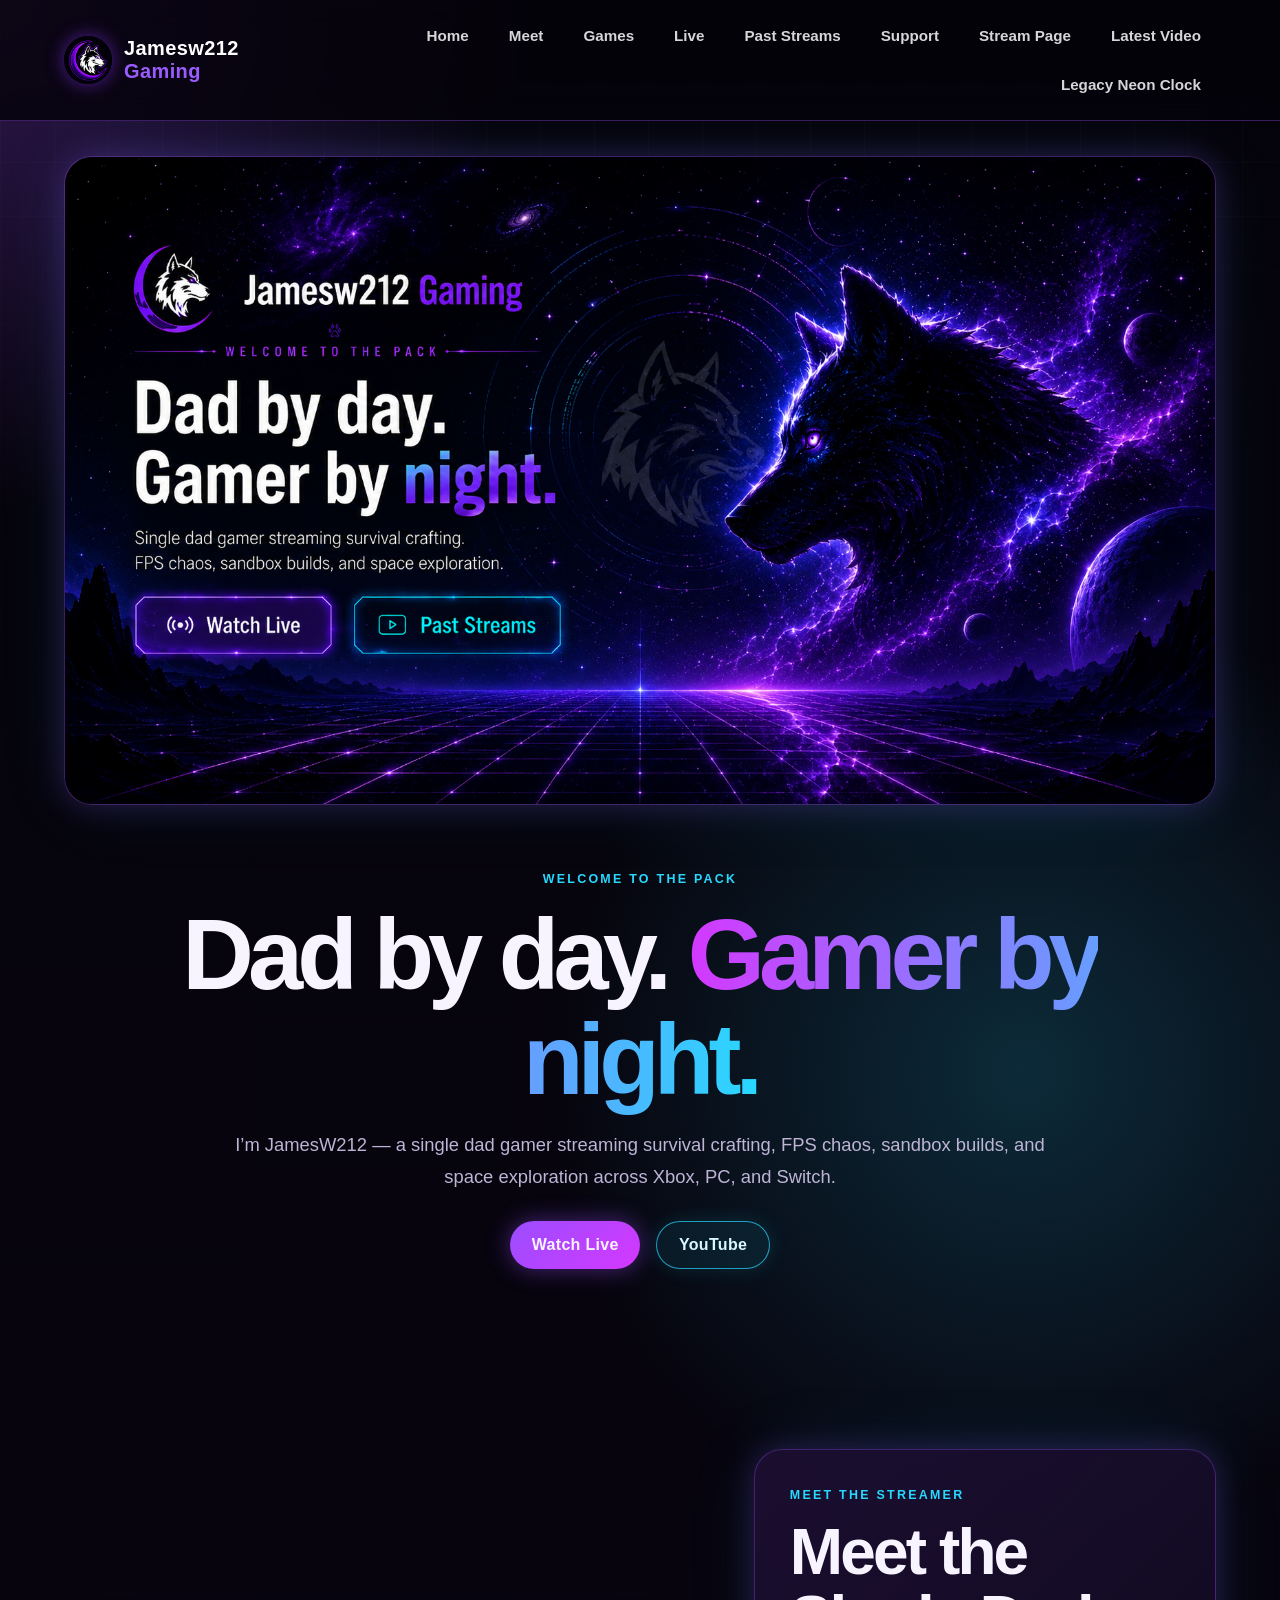
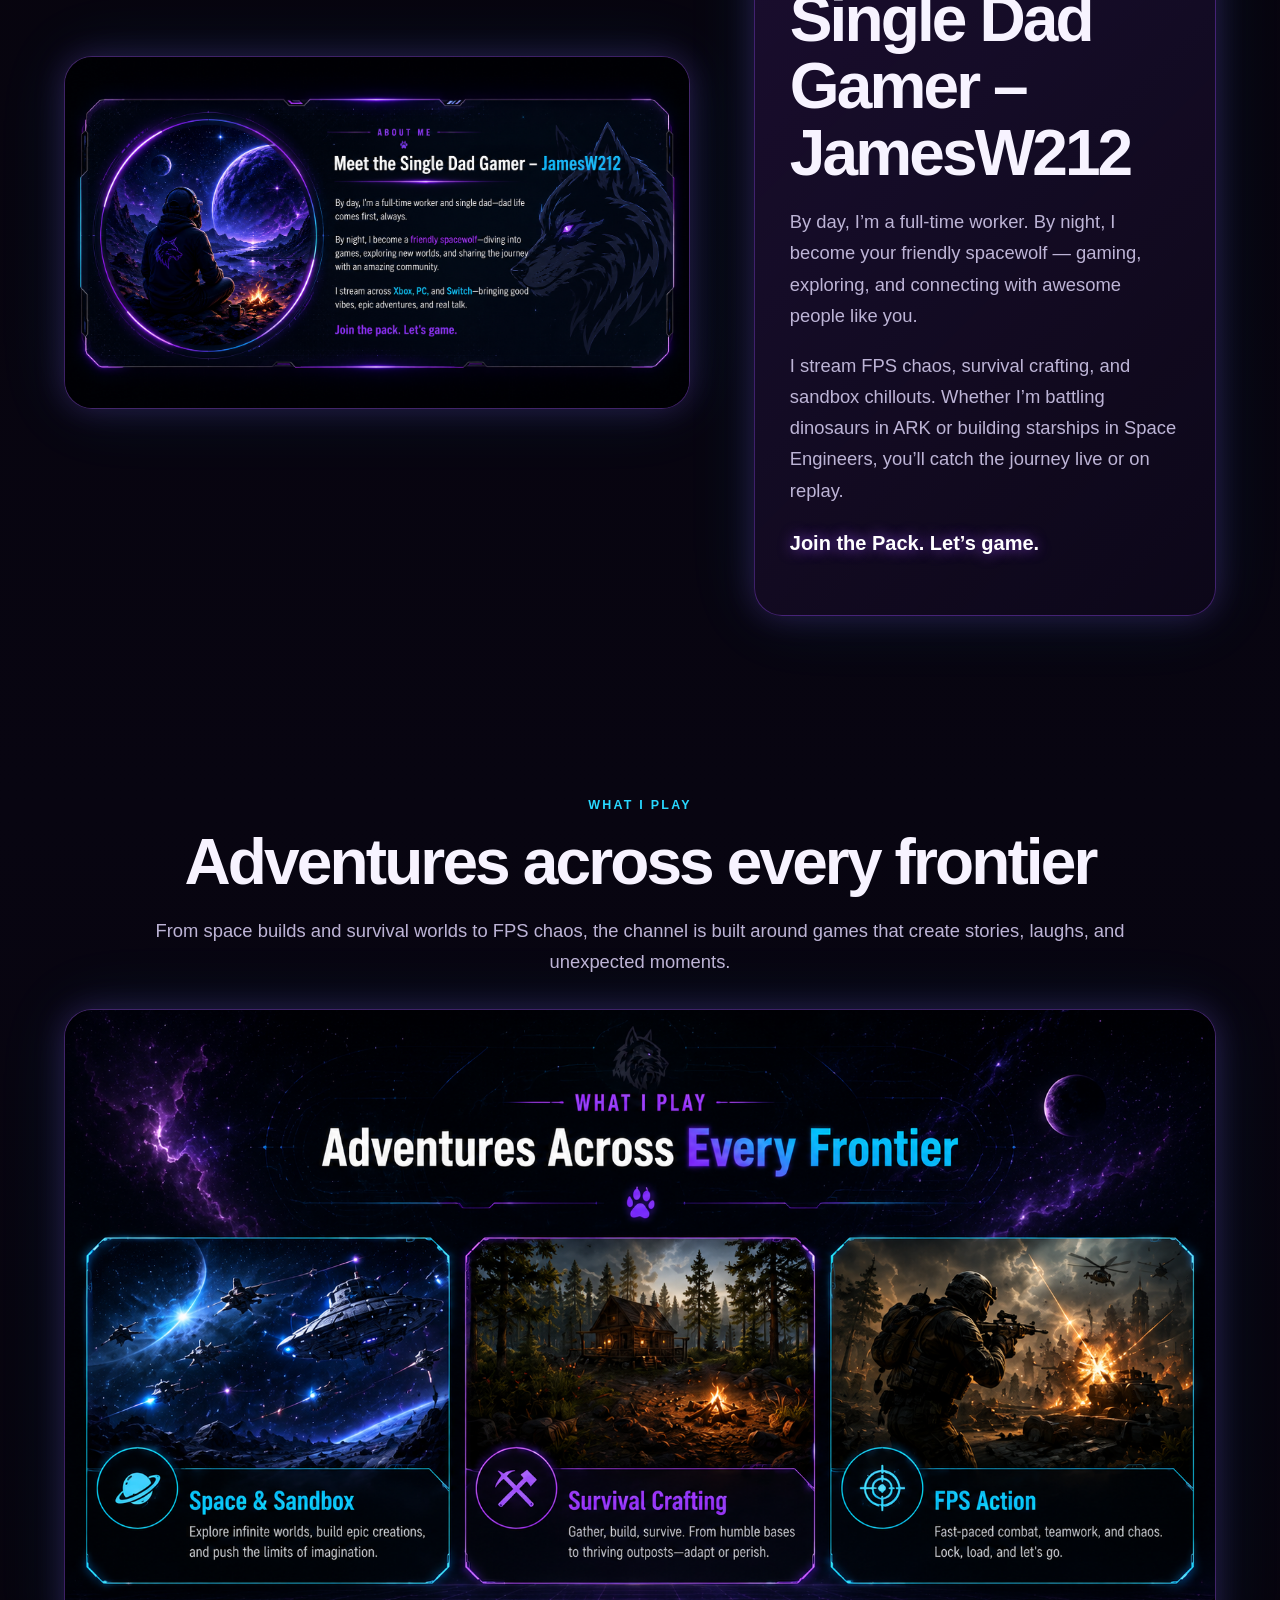
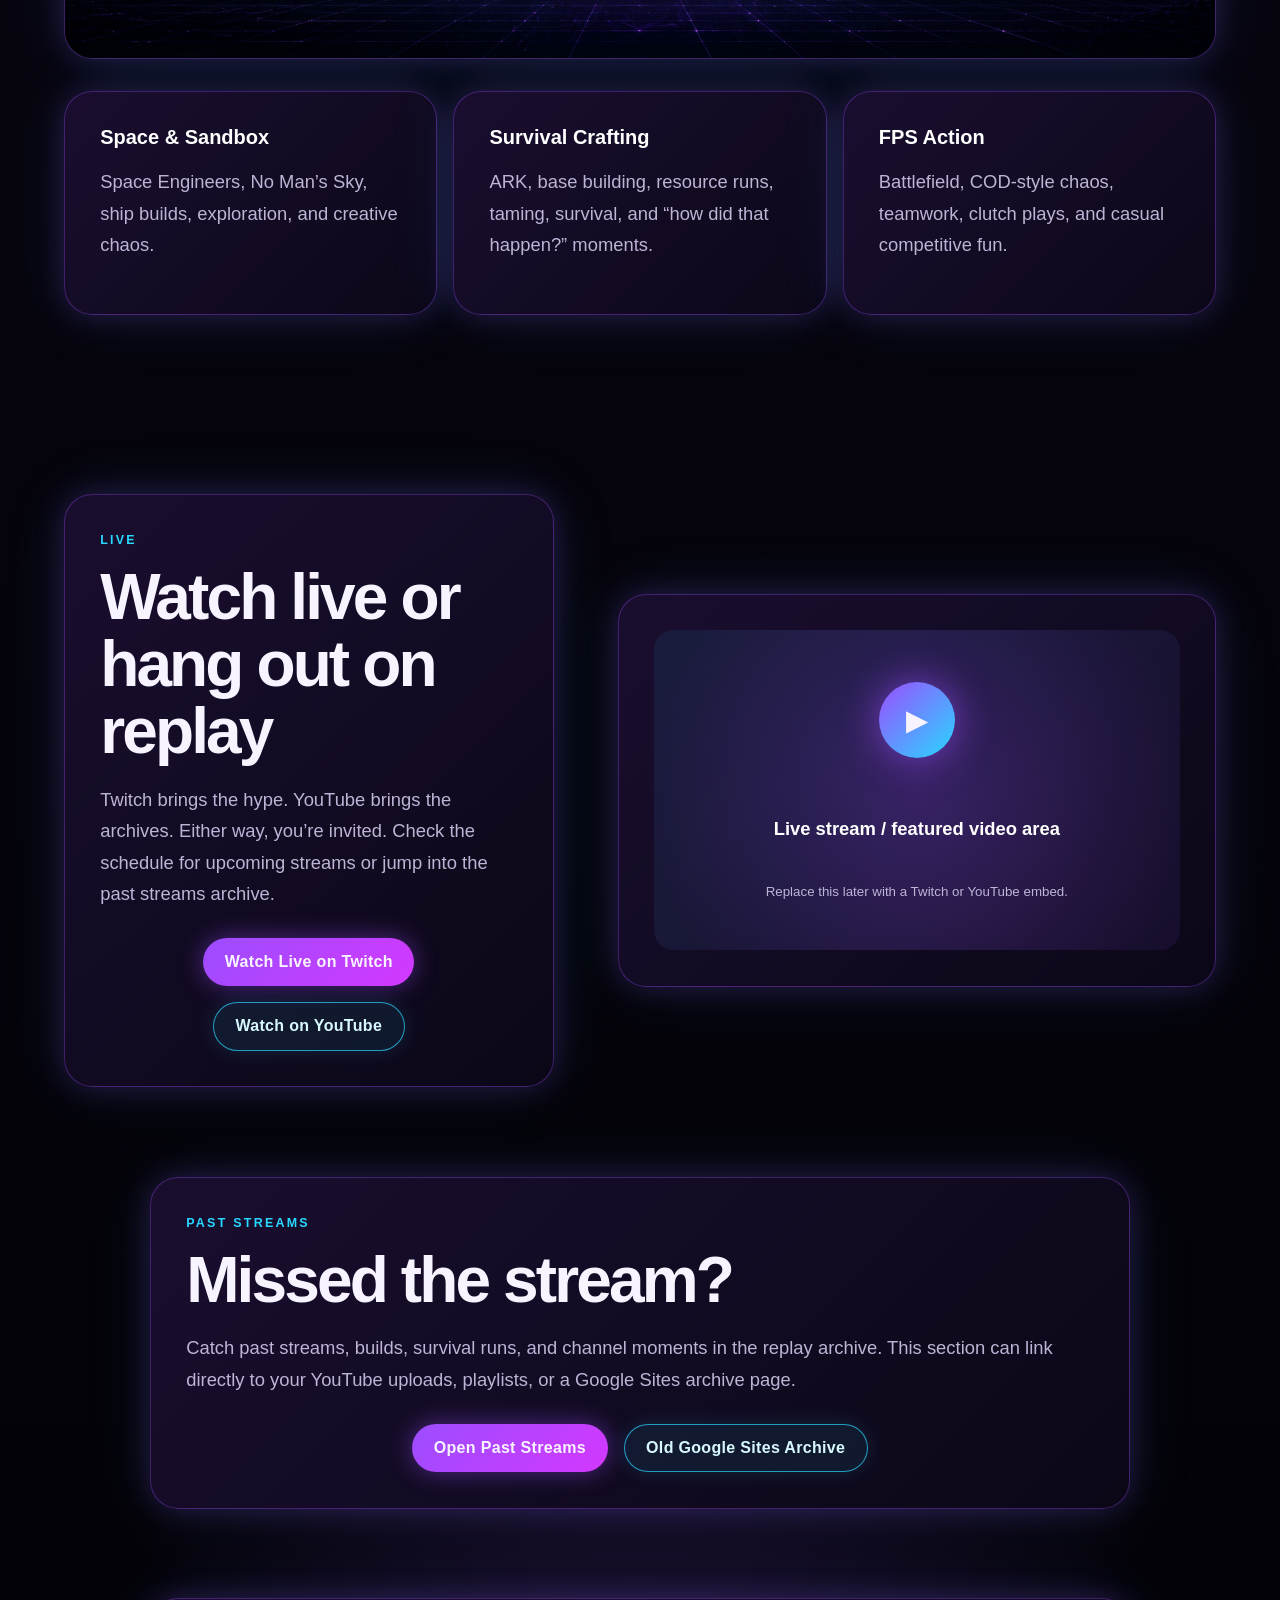
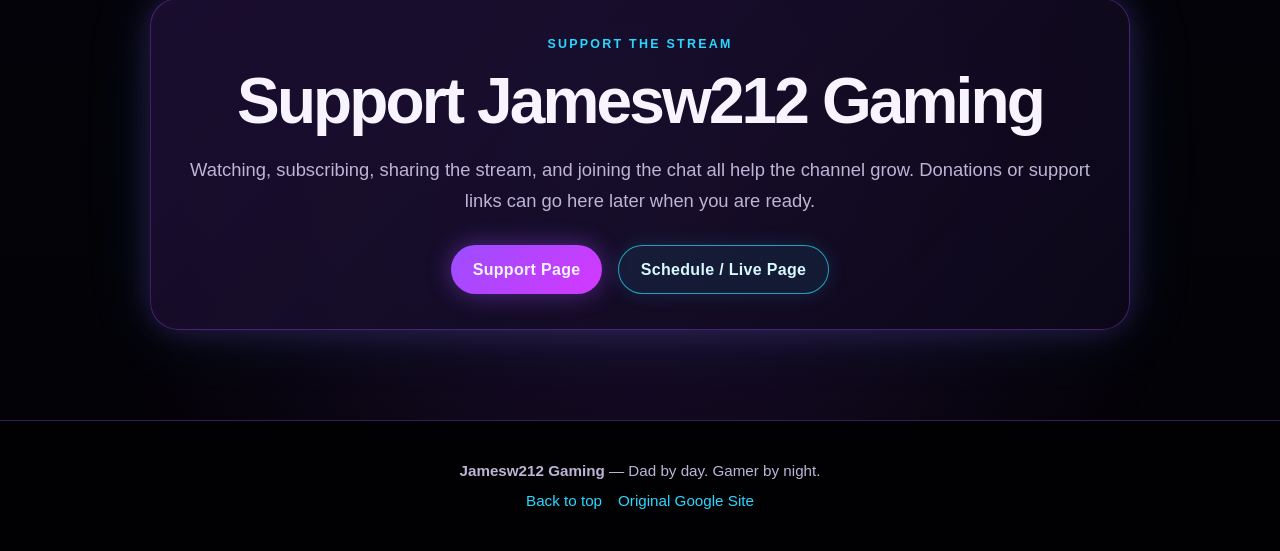
<file: index.html>
<!DOCTYPE html>
<html lang="en">
<head>
  <link rel="icon" type="image/png" href="images/favicon.png">
  <link rel="apple-touch-icon" href="images/favicon.png">
  <meta charset="UTF-8" />
  <meta name="viewport" content="width=device-width, initial-scale=1.0" />
  <title>Jamesw212 Gaming</title>
  <meta name="description" content="Jamesw212 Gaming - Dad by day, gamer by night. Survival crafting, FPS chaos, sandbox builds, and space exploration." />
  <link rel="stylesheet" href="style.css" />
</head>
<body>
  <header class="site-header">
   <a class="brand" href="#home" aria-label="Jamesw212 Gaming home">
  <img class="brand-mark" src="images/favicon.png" alt="Jamesw212 Gaming logo">
  <span class="brand-text">Jamesw212 <strong>Gaming</strong></span>
</a>

    <button class="menu-toggle" aria-label="Open navigation" aria-expanded="false">☰</button>

    <nav class="site-nav" aria-label="Main navigation">
      <a href="#home">Home</a>
      <a href="#meet">Meet</a>
      <a href="#games">Games</a>
      <a href="#live">Live</a>
      <a href="#past-streams">Past Streams</a>
      <a href="#support">Support</a>
      <a href="live.html">Stream Page</a>
      <a href="latest.html">Latest Video</a>
      <a href="https://jamesw212.github.io/neon_clock.html" target="_blank" rel="noopener">Legacy Neon Clock</a>
    </nav>
  </header>

  <main id="home">
    <section class="hero-section section-pad">
      <div class="hero-image-wrap glow-card">
        <img src="images/hero.png" alt="Jamesw212 Gaming spacewolf banner that says Dad by day. Gamer by night." />

        <!-- Clickable areas for the buttons that are baked into the hero image -->
        <a
          class="hero-hotspot hero-hotspot-live"
          href="https://www.twitch.tv/jamesw1212"
          target="_blank"
          rel="noopener"
          aria-label="Watch Jamesw212 live on Twitch"
        ></a>
        <a
          class="hero-hotspot hero-hotspot-past"
          href="https://www.youtube.com/@jamesw212gaming"
          target="_blank"
          rel="noopener"
          aria-label="Watch Jamesw212 past streams on YouTube"
        ></a>
      </div>

      <div class="hero-copy content-width">
        <p class="eyebrow">Welcome to the pack</p>
        <h1>Dad by day. <span>Gamer by night.</span></h1>
        <p>
          I’m JamesW212 — a single dad gamer streaming survival crafting, FPS chaos,
          sandbox builds, and space exploration across Xbox, PC, and Switch.
        </p>
        <div class="button-row">
          <a class="btn btn-primary" href="https://www.twitch.tv/jamesw1212" target="_blank" rel="noopener">Watch Live</a>
          <a class="btn btn-secondary" href="https://www.youtube.com/@jamesw212gaming" target="_blank" rel="noopener">YouTube</a>
        </div>
      </div>
    </section>

    <section id="meet" class="section-pad split-section">
      <div class="section-art glow-card">
        <img src="images/about.png" alt="Futuristic About Me panel for Jamesw212 Gaming" />
      </div>

      <div class="panel">
        <p class="eyebrow">Meet the streamer</p>
        <h2>Meet the Single Dad Gamer – JamesW212</h2>
        <p>
          By day, I’m a full-time worker. By night, I become your friendly spacewolf —
          gaming, exploring, and connecting with awesome people like you.
        </p>
        <p>
          I stream FPS chaos, survival crafting, and sandbox chillouts. Whether I’m
          battling dinosaurs in ARK or building starships in Space Engineers, you’ll
          catch the journey live or on replay.
        </p>
        <p class="callout">Join the Pack. Let’s game.</p>
      </div>
    </section>

    <section id="games" class="section-pad games-section">
      <div class="content-width centered">
        <p class="eyebrow">What I play</p>
        <h2>Adventures across every frontier</h2>
        <p>
          From space builds and survival worlds to FPS chaos, the channel is built around
          games that create stories, laughs, and unexpected moments.
        </p>
      </div>

      <div class="games-art glow-card">
        <img src="images/games.png" alt="What I Play section with Space and Sandbox, Survival Crafting, and FPS Action cards" />
      </div>

      <div class="card-grid">
        <article class="mini-card">
          <h3>Space & Sandbox</h3>
          <p>Space Engineers, No Man’s Sky, ship builds, exploration, and creative chaos.</p>
        </article>
        <article class="mini-card">
          <h3>Survival Crafting</h3>
          <p>ARK, base building, resource runs, taming, survival, and “how did that happen?” moments.</p>
        </article>
        <article class="mini-card">
          <h3>FPS Action</h3>
          <p>Battlefield, COD-style chaos, teamwork, clutch plays, and casual competitive fun.</p>
        </article>
      </div>
    </section>

    <section id="live" class="section-pad split-section reverse">
      <div class="panel large-panel">
        <p class="eyebrow">Live</p>
        <h2>Watch live or hang out on replay</h2>
        <p>
          Twitch brings the hype. YouTube brings the archives. Either way, you’re invited.
          Check the schedule for upcoming streams or jump into the past streams archive.
        </p>
        <div class="button-row">
          <a class="btn btn-primary" href="https://www.twitch.tv/jamesw1212" target="_blank" rel="noopener">Watch Live on Twitch</a>
          <a class="btn btn-secondary" href="https://www.youtube.com/@jamesw212gaming" target="_blank" rel="noopener">Watch on YouTube</a>
        </div>
      </div>

      <div class="embed-card glow-card">
        <div class="fake-video">
          <span class="play-icon">▶</span>
          <p>Live stream / featured video area</p>
          <small>Replace this later with a Twitch or YouTube embed.</small>
        </div>
      </div>
    </section>

    <section id="past-streams" class="section-pad panel content-width">
      <p class="eyebrow">Past streams</p>
      <h2>Missed the stream?</h2>
      <p>
        Catch past streams, builds, survival runs, and channel moments in the replay archive.
        This section can link directly to your YouTube uploads, playlists, or a Google Sites archive page.
      </p>
      <div class="button-row">
        <a class="btn btn-primary" href="https://www.youtube.com/@jamesw212gaming" target="_blank" rel="noopener">Open Past Streams</a>
        <a class="btn btn-secondary" href="https://sites.google.com/view/jamesw212-gaming/watch-past-streams" target="_blank" rel="noopener">Old Google Sites Archive</a>
      </div>
    </section>

    <section id="support" class="section-pad support-section">
      <div class="panel content-width centered">
        <p class="eyebrow">Support the stream</p>
        <h2>Support Jamesw212 Gaming</h2>
        <p>
          Watching, subscribing, sharing the stream, and joining the chat all help the channel grow.
          Donations or support links can go here later when you are ready.
        </p>
        <div class="button-row centered-row">
          <a class="btn btn-primary" href="https://sites.google.com/view/jamesw212-gaming/support-the-stream" target="_blank" rel="noopener">Support Page</a>
          <a class="btn btn-secondary" href="https://sites.google.com/view/jamesw212-gaming/live" target="_blank" rel="noopener">Schedule / Live Page</a>
        </div>
      </div>
    </section>
  </main>

  <footer class="site-footer">
    <p><strong>Jamesw212 Gaming</strong> — Dad by day. Gamer by night.</p>
    <p class="footer-links">
      <a href="#home">Back to top</a>
      <a href="https://sites.google.com/view/jamesw212-gaming/meet-jamesw212" target="_blank" rel="noopener">Original Google Site</a>
    </p>
  </footer>

  <script src="script.js"></script>
</body>
</html>
</file>
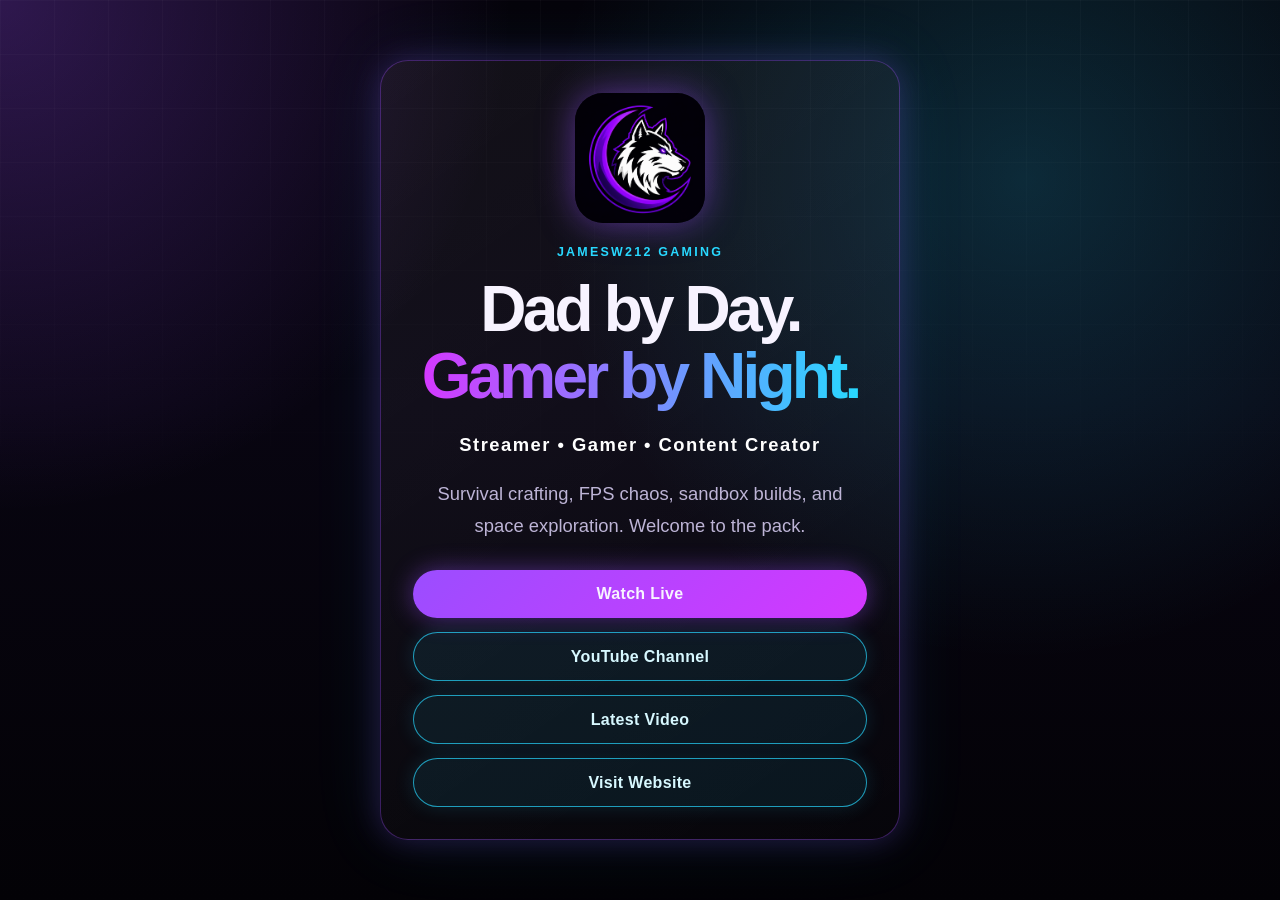
<file: card.html>
<!DOCTYPE html>
<html lang="en">
<head>
  <meta charset="UTF-8" />
  <meta name="viewport" content="width=device-width, initial-scale=1.0" />

  <title>Jamesw212 Gaming Digital Card</title>

  <link rel="icon" type="image/png" href="images/favicon.png" />
  <link rel="apple-touch-icon" href="images/favicon.png" />
  <link rel="stylesheet" href="style.css" />
</head>

<body>
  <main class="digital-card-page">
    <section class="digital-card glow-card">
      <img class="digital-card-logo" src="images/favicon.png" alt="Jamesw212 Gaming logo">

      <p class="eyebrow">Jamesw212 Gaming</p>
      <h1>Dad by Day.<br><span>Gamer by Night.</span></h1>

      <p class="digital-card-subtitle">
        Streamer • Gamer • Content Creator
      </p>

      <p>
        Survival crafting, FPS chaos, sandbox builds, and space exploration.
        Welcome to the pack.
      </p>

      <div class="digital-card-buttons">
        <a class="btn btn-primary" href="https://www.twitch.tv/jamesw1212" target="_blank" rel="noopener">
          Watch Live
        </a>

        <a class="btn btn-secondary" href="https://youtube.com/@jamesw212gaming" target="_blank" rel="noopener">
          YouTube Channel
        </a>

        <a class="btn btn-secondary" href="latest.html">
          Latest Video
        </a>

        <a class="btn btn-secondary" href="index.html">
          Visit Website
        </a>
      </div>
    </section>
  </main>
</body>
</html>
</file>
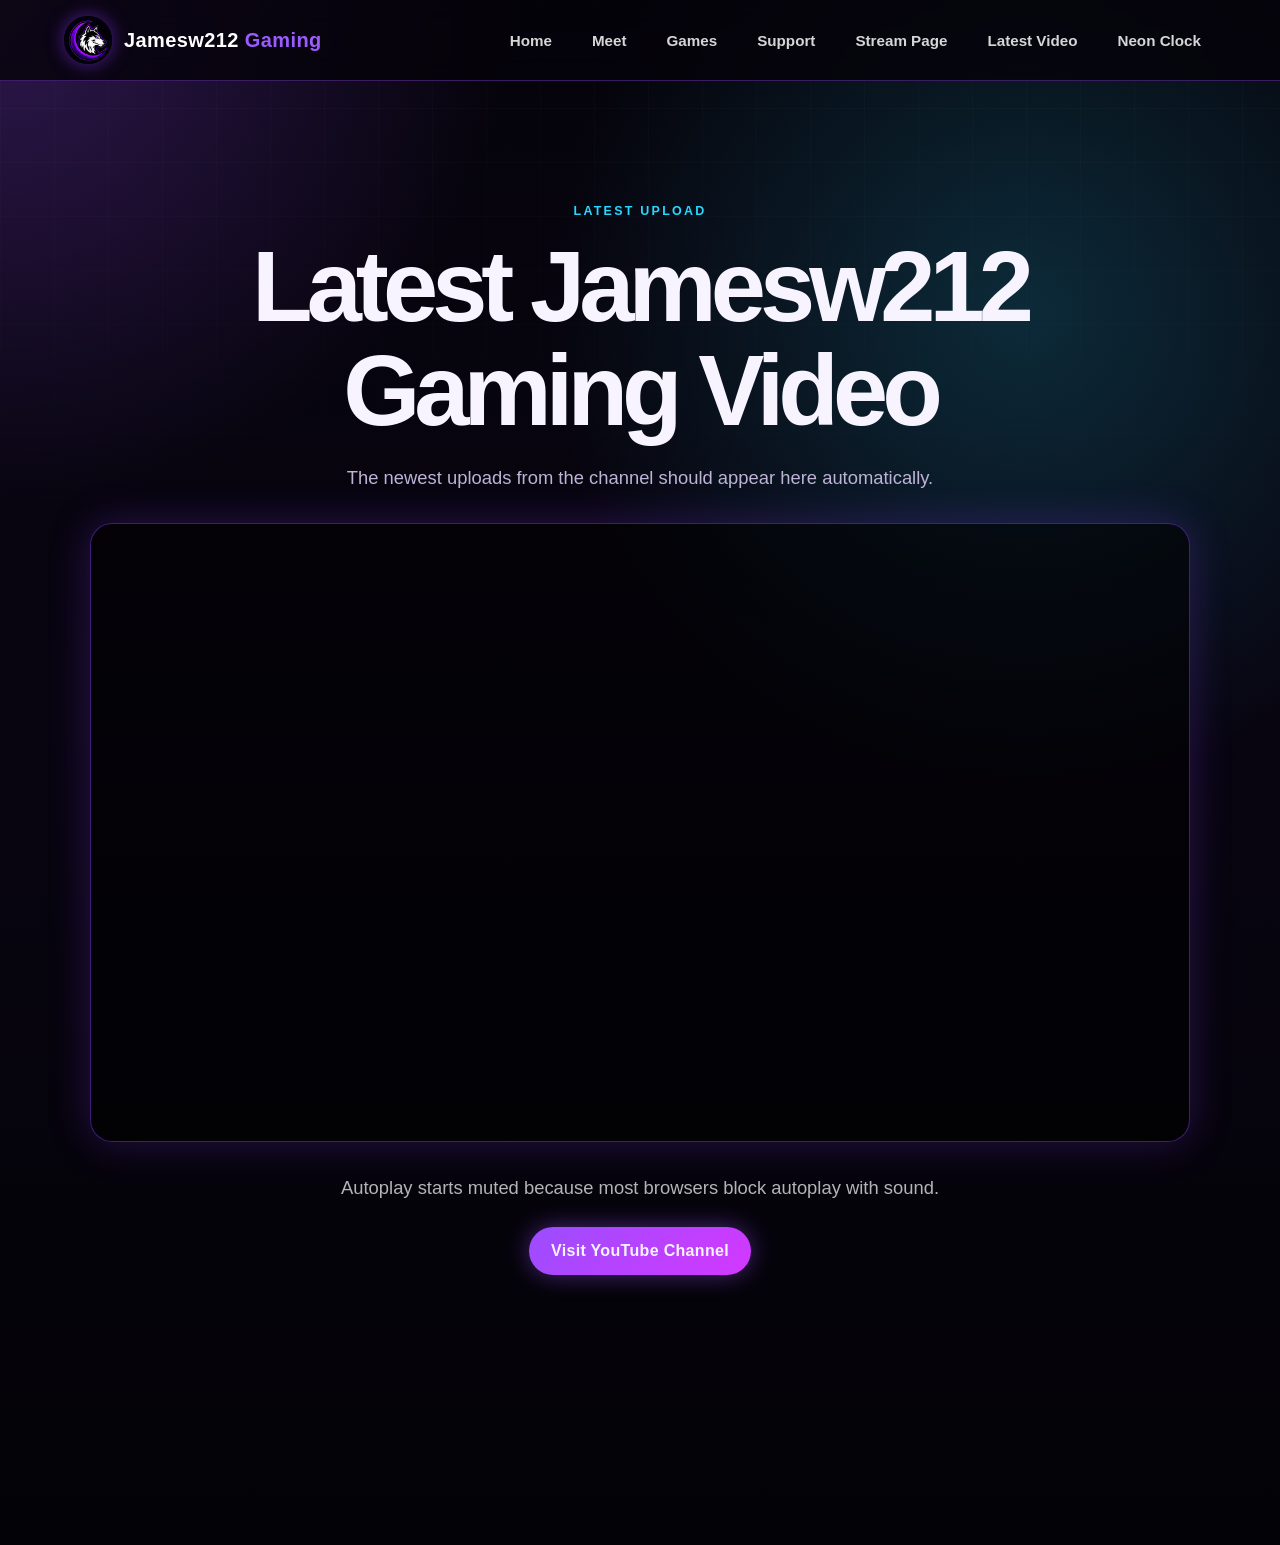
<file: latest.html>
<!DOCTYPE html>
<html lang="en">
<head>
  <meta charset="UTF-8" />
  <meta name="viewport" content="width=device-width, initial-scale=1.0" />

  <title>Latest Video | Jamesw212 Gaming</title>

  <link rel="icon" type="image/png" href="images/favicon.png" />
  <link rel="apple-touch-icon" href="images/favicon.png" />
  <link rel="stylesheet" href="style.css" />
</head>

<body>
  <header class="site-header">
  <a class="brand" href="index.html#home" aria-label="Jamesw212 Gaming home">
    <img class="brand-mark" src="images/favicon.png" alt="Jamesw212 Gaming logo">
    <span class="brand-text">Jamesw212 <strong>Gaming</strong></span>
  </a>

  <nav class="nav-links">
    <a href="index.html#home">Home</a>
    <a href="index.html#meet">Meet</a>
    <a href="index.html#games">Games</a>
    <a href="index.html#support">Support</a>
    <a href="live.html">Stream Page</a>
    <a href="latest.html">Latest Video</a>
    <a href="https://jamesw212.github.io/neon_clock.html" target="_blank" rel="noopener">Neon Clock</a>
  </nav>
</header>

  <main class="page-main">
    <section class="section">
      <div class="section-heading centered-heading">
        <p class="eyebrow">Latest Upload</p>
        <h1>Latest Jamesw212 Gaming Video</h1>
        <p>The newest uploads from the channel should appear here automatically.</p>
      </div>

      <div class="video-frame glow-card">
        <iframe
          src="https://www.youtube.com/embed/videoseries?list=UUdJIZgpT6ZMUjU2GsbmGRuw&autoplay=1&mute=1"
          title="Latest Jamesw212 Gaming upload"
          allow="autoplay; encrypted-media; picture-in-picture"
          allowfullscreen>
        </iframe>
      </div>

      <p class="center-note">
        Autoplay starts muted because most browsers block autoplay with sound.
      </p>

      <div class="section-actions">
        <a class="btn btn-primary" href="https://youtube.com/@jamesw212gaming" target="_blank" rel="noopener">
          Visit YouTube Channel
        </a>
      </div>
    </section>
  </main>

  <script src="script.js"></script>
</body>
</html>
</file>
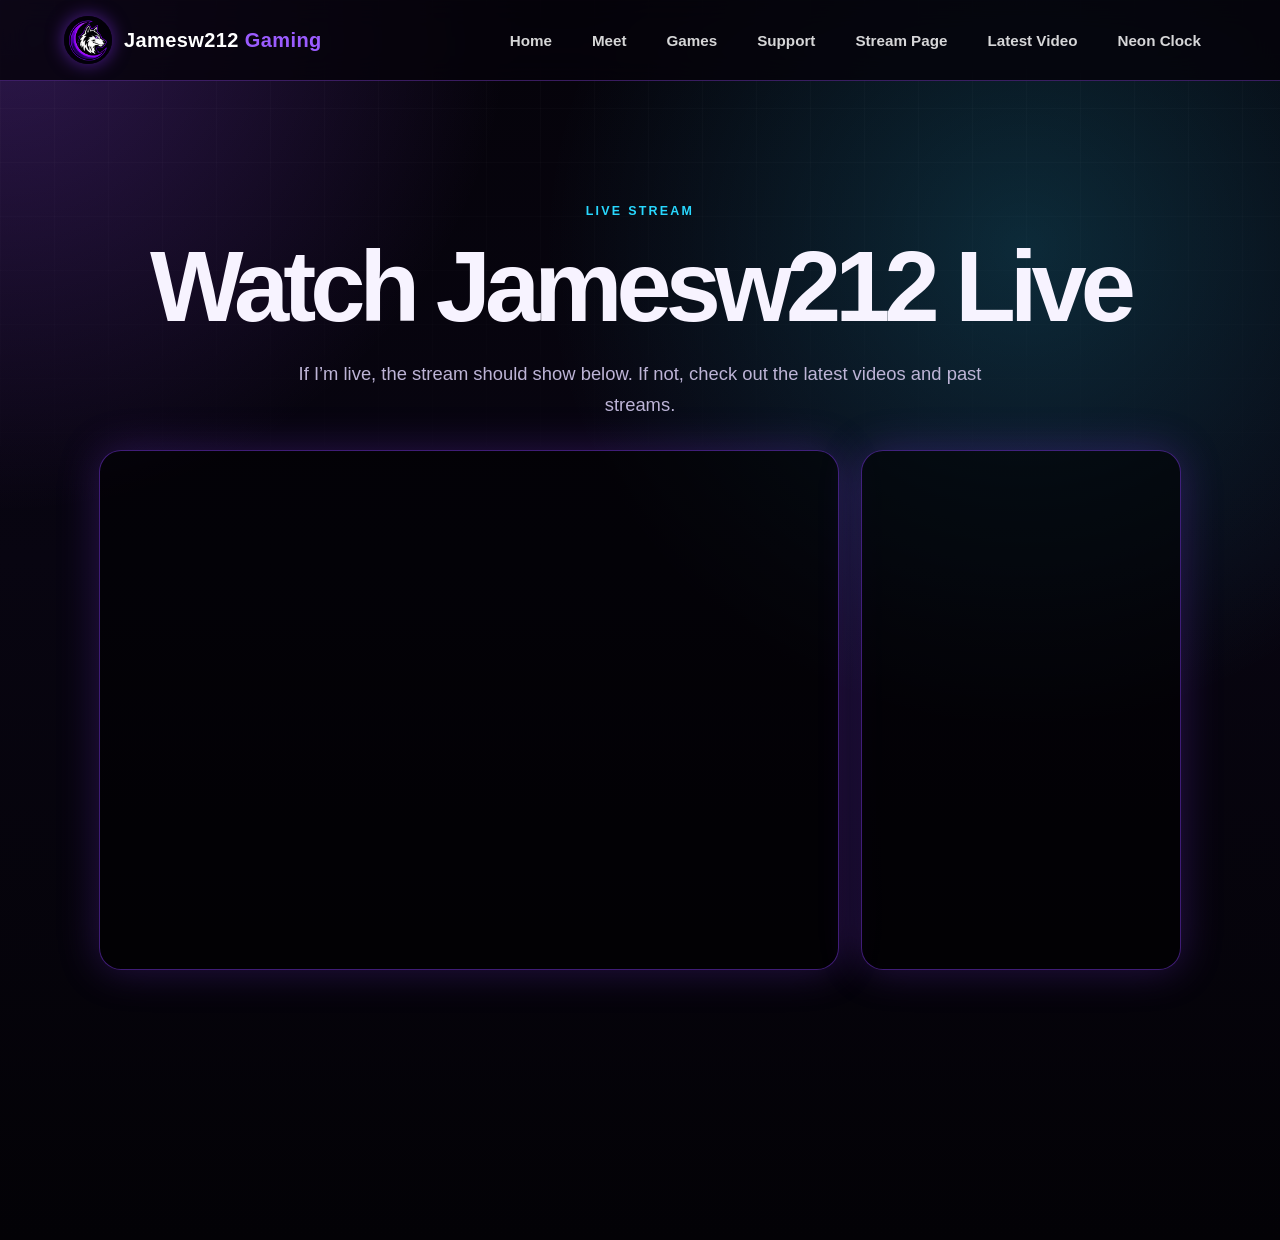
<file: live.html>
<!DOCTYPE html>
<html lang="en">
<head>
  <meta charset="UTF-8" />
  <meta name="viewport" content="width=device-width, initial-scale=1.0" />

  <title>Live Stream | Jamesw212 Gaming</title>

  <link rel="icon" type="image/png" href="images/favicon.png" />
  <link rel="apple-touch-icon" href="images/favicon.png" />
  <link rel="stylesheet" href="style.css" />
</head>

<body>
  <header class="site-header">
  <a class="brand" href="index.html#home" aria-label="Jamesw212 Gaming home">
    <img class="brand-mark" src="images/favicon.png" alt="Jamesw212 Gaming logo">
    <span class="brand-text">Jamesw212 <strong>Gaming</strong></span>
  </a>

  <nav class="nav-links">
    <a href="index.html#home">Home</a>
    <a href="index.html#meet">Meet</a>
    <a href="index.html#games">Games</a>
    <a href="index.html#support">Support</a>
    <a href="live.html">Stream Page</a>
    <a href="latest.html">Latest Video</a>
    <a href="https://jamesw212.github.io/neon_clock.html" target="_blank" rel="noopener">Neon Clock</a>
  </nav>
</header>

  <main class="page-main">
    <section class="section">
      <div class="section-heading centered-heading">
        <p class="eyebrow">Live Stream</p>
        <h1>Watch Jamesw212 Live</h1>
        <p>If I’m live, the stream should show below. If not, check out the latest videos and past streams.</p>
      </div>

 <div class="live-layout">
  <div class="video-frame glow-card live-video">
    <iframe
      src="https://player.twitch.tv/?channel=jamesw1212&parent=jamesw212.github.io"
      title="Jamesw212 Twitch live stream"
      allowfullscreen>
    </iframe>
  </div>

  <div class="video-frame glow-card live-chat">
    <iframe
      src="https://www.twitch.tv/embed/jamesw1212/chat?parent=jamesw212.github.io"
      title="Jamesw212 Twitch chat">
    </iframe>
  </div>
</div>
    </section>
  </main>

  <script src="script.js"></script>
</body>
</html>
</file>
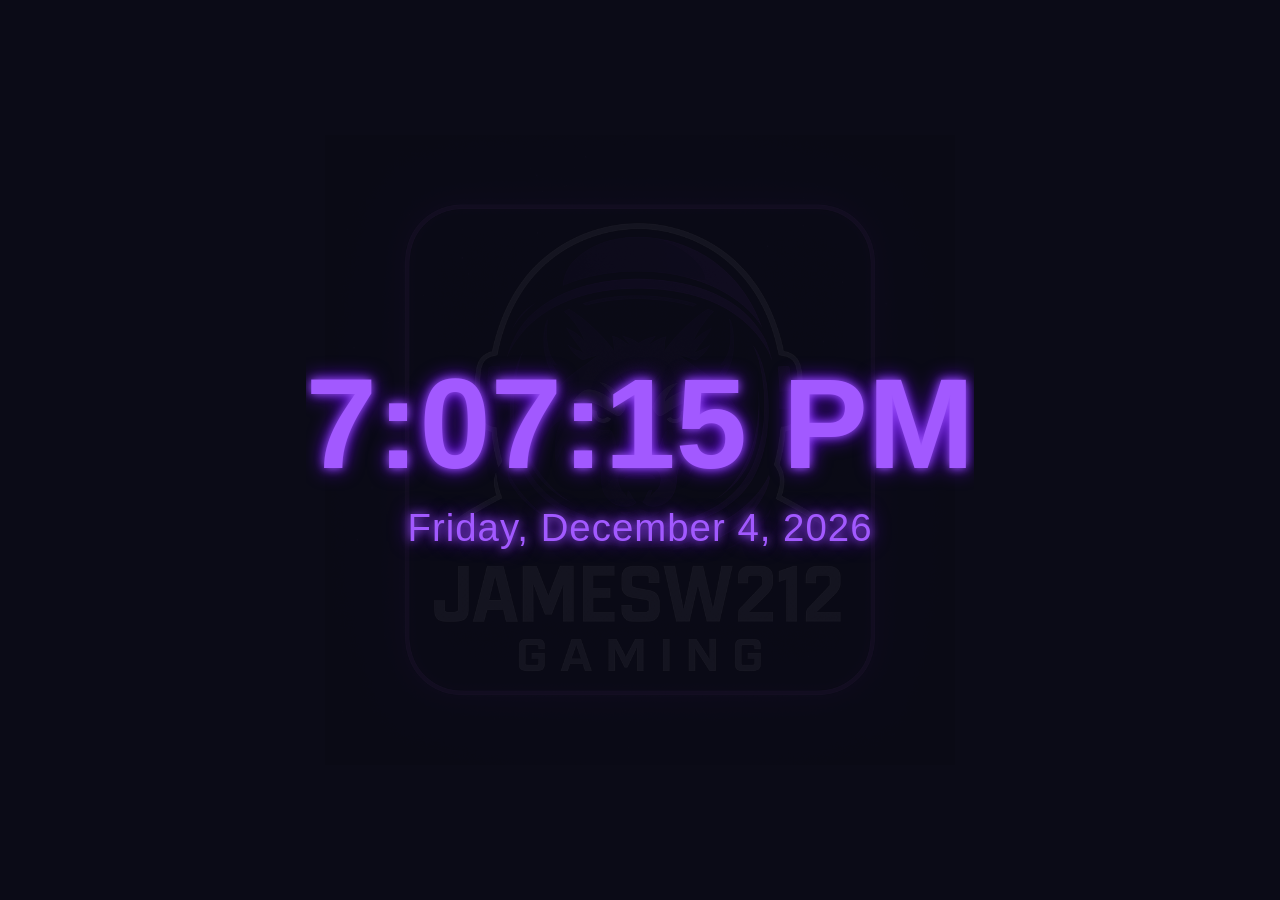
<file: neon_clock.html>
<!DOCTYPE html>
<html lang="en">
<head>
  <meta charset="UTF-8">
  <title>Neon Clock - Jamesw212 Gaming</title>
  <style>
    html, body {
      margin: 0;
      padding: 0;
      height: 100%;
      background-color: #0b0b17;
      font-family: 'Segoe UI', Tahoma, Geneva, Verdana, sans-serif;
      overflow: hidden;
      display: flex;
      flex-direction: column;
      justify-content: center;
      align-items: center;
    }

    body::before {
      content: "";
      position: absolute;
      top: 50%;
      left: 50%;
      width: 70%;
      height: 70%;
      background-image: url('logo.png');
      background-size: contain;
      background-repeat: no-repeat;
      background-position: center;
      opacity: 0.05;
      transform: translate(-50%, -50%);
      z-index: 0;
    }

    #clock, #date {
      position: relative;
      z-index: 1;
      color: #a259ff;
      text-shadow: 0 0 10px #a259ff, 0 0 20px #6a00ff;
      text-align: center;
    }

    #clock {
      font-size: 10vw;
      font-weight: bold;
      margin-bottom: 1vh;
    }

    #date {
      font-size: 3vw;
      letter-spacing: 1px;
    }

    @keyframes glow {
      from {
        text-shadow: 0 0 10px #a259ff, 0 0 20px #6a00ff;
      }
      to {
        text-shadow: 0 0 20px #a259ff, 0 0 40px #6a00ff;
      }
    }
  </style>
</head>
<body>
  <div id="clock">00:00:00</div>
  <div id="date">Loading date...</div>

  <script>
    function updateClock() {
      const now = new Date();
      const time = now.toLocaleTimeString();
      const date = now.toLocaleDateString(undefined, {
        weekday: 'long',
        year: 'numeric',
        month: 'long',
        day: 'numeric'
      });

      document.getElementById('clock').textContent = time;
      document.getElementById('date').textContent = date;
    }

    setInterval(updateClock, 1000);
    updateClock();

    // Wake Lock Script
    let wakeLock = null;
    async function requestWakeLock() {
      try {
        wakeLock = await navigator.wakeLock.request('screen');
        console.log('Wake Lock is active');
        wakeLock.addEventListener('release', () => {
          console.log('Wake Lock was released');
        });
      } catch (err) {
        console.error(`${err.name}, ${err.message}`);
      }
    }

    document.addEventListener('visibilitychange', () => {
      if (wakeLock !== null && document.visibilityState === 'visible') {
        requestWakeLock();
      }
    });

    requestWakeLock();
  </script>
</body>
</html>
</file>
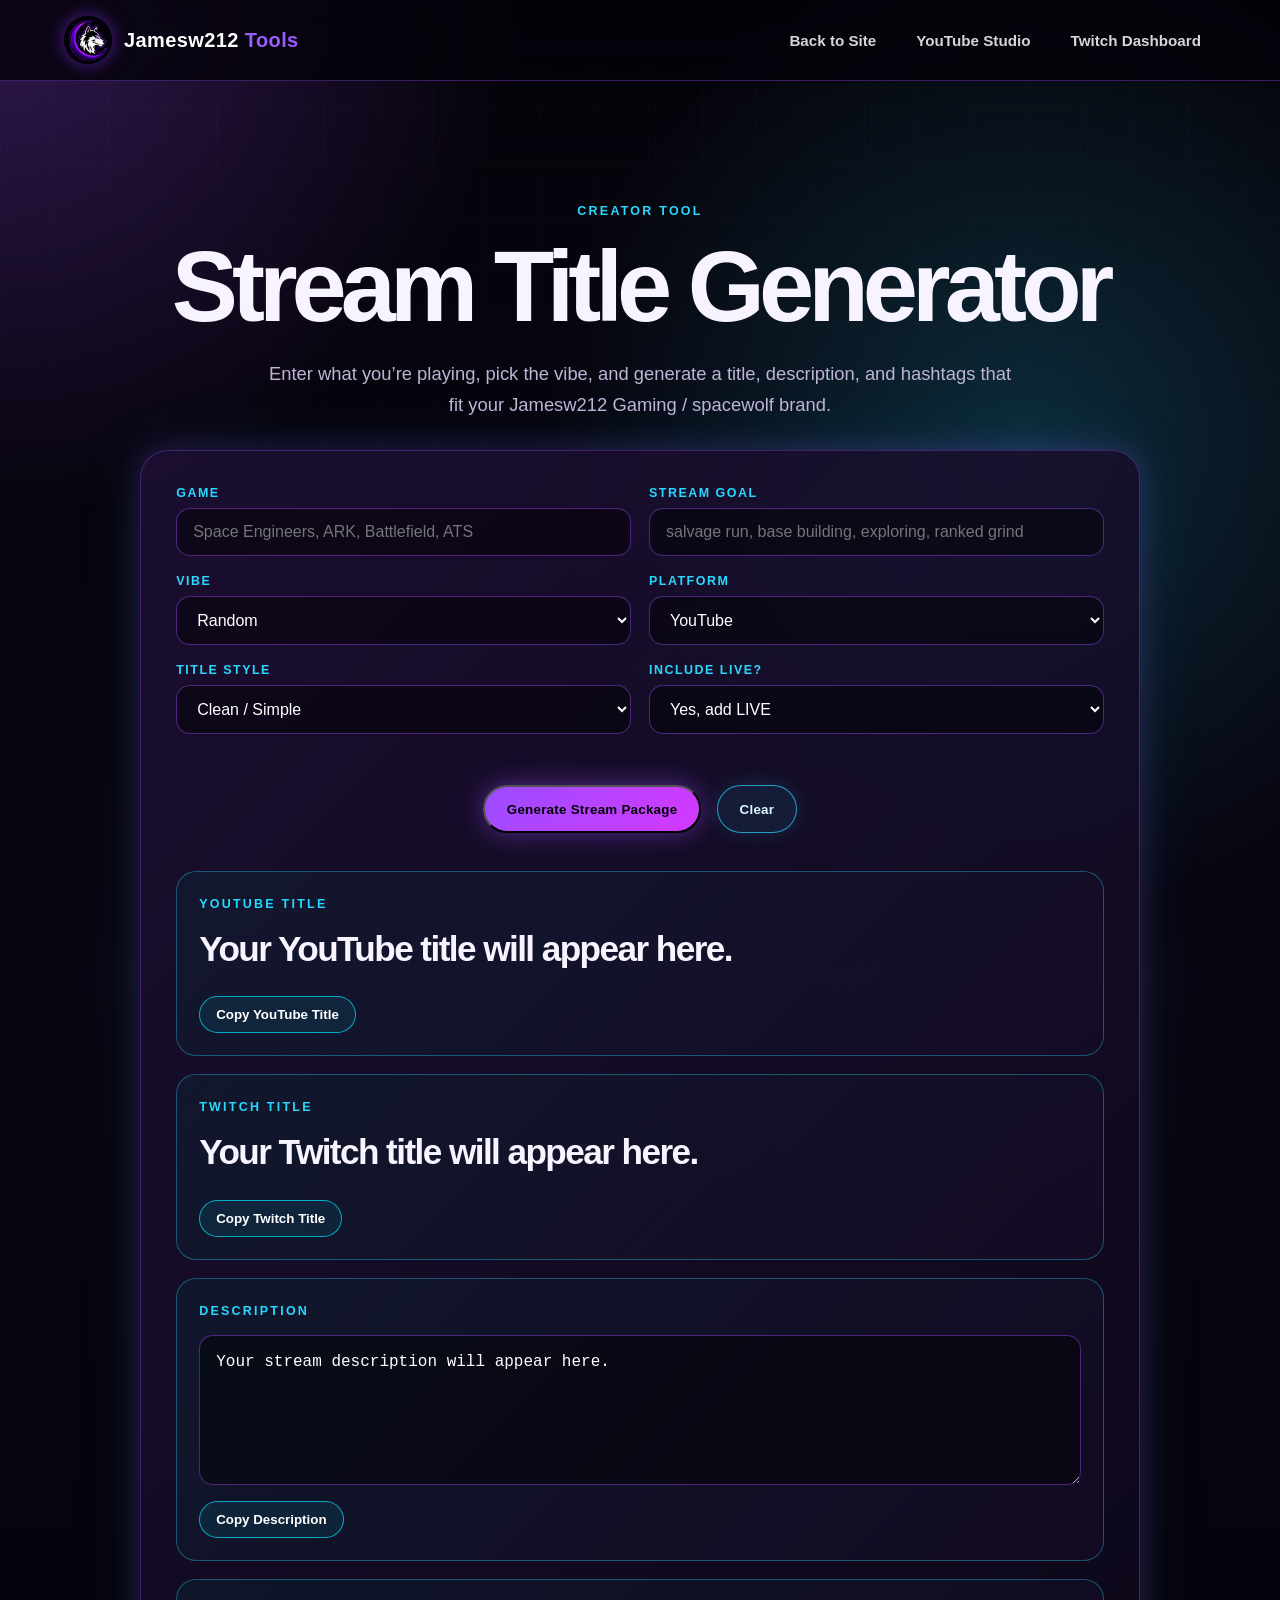
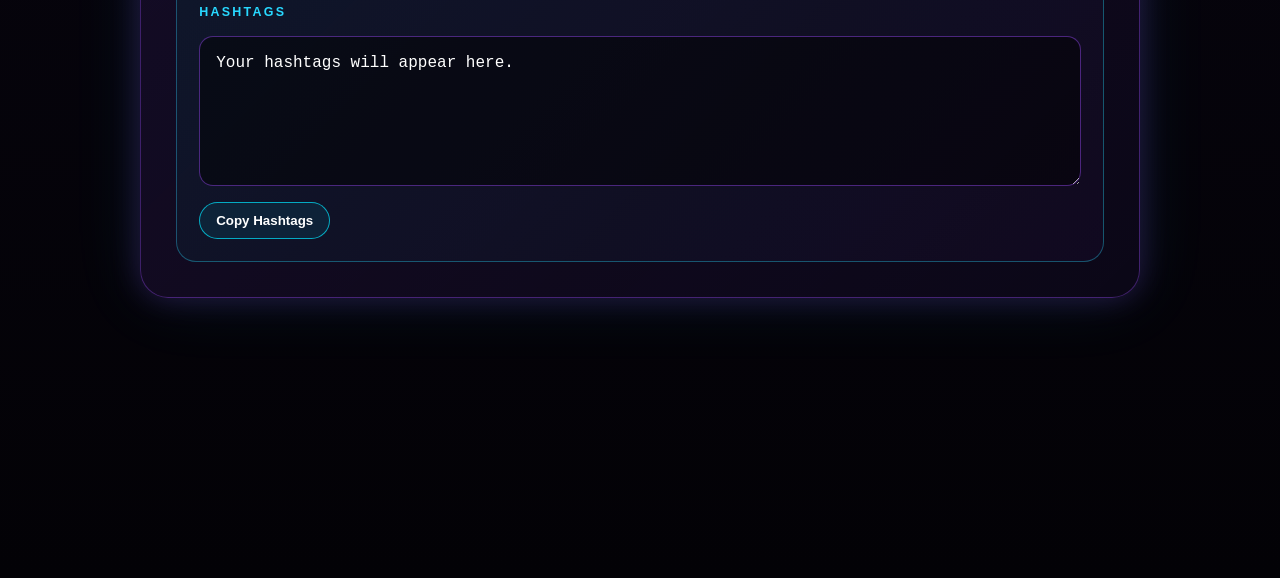
<file: titles.html>
<!DOCTYPE html>
<html lang="en">
<head>
  <meta charset="UTF-8" />
  <meta name="viewport" content="width=device-width, initial-scale=1.0" />

  <title>Stream Title Generator | Jamesw212 Tools</title>

  <link rel="icon" type="image/png" href="/images/favicon.png" />
  <link rel="apple-touch-icon" href="/images/favicon.png" />
  <link rel="stylesheet" href="/style.css" />
</head>

<body>
  <header class="site-header">
    <a class="brand" href="/index.html#home" aria-label="Jamesw212 Gaming home">
      <img class="brand-mark" src="/images/favicon.png" alt="Jamesw212 Gaming logo">
      <span class="brand-text">Jamesw212 <strong>Tools</strong></span>
    </a>

    <nav class="site-nav">
      <a href="/index.html">Back to Site</a>
      <a href="https://studio.youtube.com/" target="_blank" rel="noopener">YouTube Studio</a>
      <a href="https://dashboard.twitch.tv/" target="_blank" rel="noopener">Twitch Dashboard</a>
    </nav>
  </header>

  <main class="page-main">
    <section class="section">
      <div class="section-heading centered-heading">
        <p class="eyebrow">Creator Tool</p>
        <h1>Stream Title Generator</h1>
        <p>Enter what you’re playing, pick the vibe, and generate a title, description, and hashtags that fit your Jamesw212 Gaming / spacewolf brand.</p>
      </div>

      <div class="panel title-tool">
        <div class="tool-grid">
          <div>
            <label for="gameInput">Game</label>
            <input id="gameInput" type="text" placeholder="Space Engineers, ARK, Battlefield, ATS">
          </div>

          <div>
            <label for="goalInput">Stream Goal</label>
            <input id="goalInput" type="text" placeholder="salvage run, base building, exploring, ranked grind">
          </div>

          <div>
            <label for="vibeSelect">Vibe</label>
            <select id="vibeSelect">
              <option value="random">Random</option>
              <option value="chill">Chill</option>
              <option value="chaos">Chaos</option>
              <option value="survival">Survival</option>
              <option value="spacewolf">Spacewolf</option>
              <option value="dad">Dad Gamer</option>
              <option value="grind">Grinding / Progress</option>
            </select>
          </div>

          <div>
            <label for="platformSelect">Platform</label>
            <select id="platformSelect">
              <option value="youtube">YouTube</option>
              <option value="twitch">Twitch</option>
              <option value="both">Both</option>
            </select>
          </div>

          <div>
            <label for="toneSelect">Title Style</label>
            <select id="toneSelect">
              <option value="clean">Clean / Simple</option>
              <option value="hype">More Hype</option>
              <option value="funny">Funny / Chaos</option>
              <option value="cinematic">Cinematic</option>
            </select>
          </div>

          <div>
            <label for="liveSelect">Include Live?</label>
            <select id="liveSelect">
              <option value="yes">Yes, add LIVE</option>
              <option value="no">No</option>
            </select>
          </div>
        </div>

        <div class="button-row centered-row">
          <button class="btn btn-primary" type="button" onclick="generateStreamPackage()">
            Generate Stream Package
          </button>

          <button class="btn btn-secondary" type="button" onclick="clearStreamTool()">
            Clear
          </button>
        </div>

        <div class="generated-output">
          <div class="generated-block">
            <p class="eyebrow">YouTube Title</p>
            <h2 id="youtubeTitle">Your YouTube title will appear here.</h2>
            <button class="copy-btn" type="button" onclick="copyTextFromElement('youtubeTitle')">Copy YouTube Title</button>
          </div>

          <div class="generated-block">
            <p class="eyebrow">Twitch Title</p>
            <h2 id="twitchTitle">Your Twitch title will appear here.</h2>
            <button class="copy-btn" type="button" onclick="copyTextFromElement('twitchTitle')">Copy Twitch Title</button>
          </div>

          <div class="generated-block">
            <p class="eyebrow">Description</p>
            <textarea id="streamDescription" readonly>Your stream description will appear here.</textarea>
            <button class="copy-btn" type="button" onclick="copyTextFromElement('streamDescription')">Copy Description</button>
          </div>

          <div class="generated-block">
            <p class="eyebrow">Hashtags</p>
            <textarea id="streamHashtags" readonly>Your hashtags will appear here.</textarea>
            <button class="copy-btn" type="button" onclick="copyTextFromElement('streamHashtags')">Copy Hashtags</button>
          </div>
        </div>
      </div>
    </section>
  </main>

  <script src="script.js?v=8"></script>
</body>
</html>
</file>
<file: style.css>
:root {
  --bg: #05030a;
  --bg-soft: #0b0714;
  --panel: rgba(14, 9, 27, 0.82);
  --panel-strong: rgba(10, 7, 20, 0.95);
  --text: #f7f3ff;
  --muted: #bdb4d6;
  --purple: #9b4dff;
  --purple-2: #d438ff;
  --cyan: #28d8ff;
  --line: rgba(155, 77, 255, 0.35);
  --shadow: 0 0 30px rgba(155, 77, 255, 0.22), 0 0 70px rgba(40, 216, 255, 0.10);
}

* { box-sizing: border-box; }
html { scroll-behavior: smooth; }

body {
  margin: 0;
  font-family: Arial, Helvetica, sans-serif;
  color: var(--text);
  background:
    radial-gradient(circle at top left, rgba(155, 77, 255, 0.28), transparent 32rem),
    radial-gradient(circle at 80% 20%, rgba(40, 216, 255, 0.18), transparent 30rem),
    linear-gradient(180deg, #05030a 0%, #080511 45%, #030206 100%);
  overflow-x: hidden;
}

body::before {
  content: "";
  position: fixed;
  inset: 0;
  pointer-events: none;
  background-image:
    linear-gradient(rgba(255,255,255,0.035) 1px, transparent 1px),
    linear-gradient(90deg, rgba(255,255,255,0.035) 1px, transparent 1px);
  background-size: 54px 54px;
  mask-image: linear-gradient(to bottom, rgba(0,0,0,.7), transparent 65%);
  z-index: -1;
}

a { color: inherit; }
img { display: block; max-width: 100%; height: auto; }

.site-header {
  position: sticky;
  top: 0;
  z-index: 10;
  display: flex;
  align-items: center;
  justify-content: space-between;
  gap: 1rem;
  padding: 1rem clamp(1rem, 5vw, 5rem);
  background: rgba(5, 3, 10, 0.82);
  border-bottom: 1px solid var(--line);
  backdrop-filter: blur(14px);
}

.brand {
  display: flex;
  align-items: center;
  gap: 12px;
  text-decoration: none;
  color: white;
}

.brand-mark {
  width: 48px;
  height: 48px;
  object-fit: cover;
  border-radius: 50%;
  box-shadow: 0 0 18px rgba(139, 53, 255, 0.55);
}
.brand-text {
  font-size: 1.25rem;
  font-weight: 800;
  letter-spacing: 0.02em;
}

.brand-text strong {
  color: #9b5cff;
}
.site-nav {
  display: flex;
  align-items: center;
  gap: clamp(.75rem, 2vw, 1.6rem);
  font-size: .94rem;
}

.site-nav a {
  text-decoration: none;
  color: var(--muted);
  transition: color .2s ease, text-shadow .2s ease;
}
.site-nav a:hover { color: var(--text); text-shadow: 0 0 12px var(--cyan); }

.menu-toggle {
  display: none;
  border: 1px solid var(--line);
  border-radius: 10px;
  background: rgba(255,255,255,.04);
  color: white;
  padding: .5rem .7rem;
  font-size: 1.2rem;
}

.section-pad { padding: clamp(3rem, 7vw, 6rem) clamp(1rem, 5vw, 5rem); }
.content-width { max-width: 980px; margin-inline: auto; }
.centered { text-align: center; }

.glow-card {
  border: 1px solid var(--line);
  background: linear-gradient(145deg, rgba(255,255,255,.06), rgba(255,255,255,.015));
  border-radius: 28px;
  box-shadow: var(--shadow);
  overflow: hidden;
}

.hero-section { padding-top: 2.2rem; }
.hero-image-wrap img { width: 100%; }

.hero-copy {
  margin-top: clamp(2rem, 5vw, 4rem);
  text-align: center;
}

.eyebrow {
  margin: 0 0 .8rem;
  color: var(--cyan);
  font-weight: 800;
  letter-spacing: .18em;
  text-transform: uppercase;
  font-size: .78rem;
}

h1, h2, h3 { margin: 0; line-height: 1.05; }

h1 {
  font-size: clamp(2.4rem, 8vw, 6.2rem);
  letter-spacing: -0.06em;
}

h1 span, h2 span {
  background: linear-gradient(90deg, var(--purple-2), var(--cyan));
  -webkit-background-clip: text;
  background-clip: text;
  color: transparent;
}

h2 {
  font-size: clamp(2rem, 5vw, 4.1rem);
  letter-spacing: -0.045em;
}

h3 { font-size: 1.25rem; color: white; }

p {
  color: var(--muted);
  line-height: 1.7;
  font-size: clamp(1rem, 2vw, 1.15rem);
}

.hero-copy p:not(.eyebrow) { max-width: 850px; margin: 1.1rem auto 0; }

.button-row {
  display: flex;
  flex-wrap: wrap;
  justify-content: center;
  gap: 1rem;
  margin-top: 1.8rem;
}

.btn {
  display: inline-flex;
  align-items: center;
  justify-content: center;
  min-height: 48px;
  padding: .9rem 1.35rem;
  border-radius: 999px;
  text-decoration: none;
  font-weight: 800;
  letter-spacing: .02em;
  transition: transform .2s ease, box-shadow .2s ease;
}
.btn:hover { transform: translateY(-2px); }

.btn-primary {
  background: linear-gradient(135deg, var(--purple), var(--purple-2));
  box-shadow: 0 0 24px rgba(155, 77, 255, .45);
}

.btn-secondary {
  border: 1px solid rgba(40, 216, 255, .7);
  color: #d7f8ff;
  background: rgba(40, 216, 255, .08);
  box-shadow: 0 0 20px rgba(40, 216, 255, .14);
}

.split-section {
  display: grid;
  grid-template-columns: minmax(0, 1.15fr) minmax(320px, .85fr);
  gap: clamp(1.5rem, 5vw, 4rem);
  align-items: center;
}

.split-section.reverse { grid-template-columns: minmax(320px, .9fr) minmax(0, 1.1fr); }

.panel, .mini-card, .embed-card {
  border: 1px solid var(--line);
  border-radius: 28px;
  background:
    linear-gradient(135deg, rgba(155, 77, 255, .10), transparent),
    var(--panel);
  box-shadow: var(--shadow);
  padding: clamp(1.3rem, 3vw, 2.2rem);
}

.callout {
  color: white;
  font-size: 1.25rem;
  font-weight: 800;
  text-shadow: 0 0 14px rgba(155, 77, 255, .8);
}

.games-art { margin: 2rem auto; max-width: 1250px; }

.card-grid {
  display: grid;
  grid-template-columns: repeat(3, minmax(0, 1fr));
  gap: 1rem;
  max-width: 1250px;
  margin: 1rem auto 0;
}

.mini-card { min-height: 170px; }
.mini-card h3 { margin-bottom: .75rem; }

.fake-video {
  min-height: 320px;
  display: grid;
  place-items: center;
  text-align: center;
  padding: 2rem;
  border-radius: 20px;
  background:
    radial-gradient(circle at center, rgba(155, 77, 255, .24), transparent 17rem),
    linear-gradient(135deg, rgba(40, 216, 255, .08), rgba(155, 77, 255, .09));
}

.play-icon {
  display: grid;
  place-items: center;
  width: 76px;
  height: 76px;
  border-radius: 50%;
  background: linear-gradient(135deg, var(--purple), var(--cyan));
  box-shadow: 0 0 38px rgba(155, 77, 255, .65);
  font-size: 1.8rem;
}

.fake-video p { margin: 1rem 0 0; color: white; font-weight: 800; }
.fake-video small { color: var(--muted); }

.support-section {
  background: radial-gradient(circle at center, rgba(155, 77, 255, .18), transparent 35rem);
}

.centered-row { justify-content: center; }

.site-footer {
  padding: 2rem clamp(1rem, 5vw, 5rem);
  border-top: 1px solid var(--line);
  background: rgba(0,0,0,.35);
  text-align: center;
}
.site-footer p { margin: .3rem 0; font-size: .95rem; }
.footer-links { display: flex; justify-content: center; gap: 1rem; flex-wrap: wrap; }
.footer-links a { color: var(--cyan); text-decoration: none; }

@media (max-width: 900px) {
  .menu-toggle { display: inline-block; }
  .site-nav {
    position: absolute;
    left: 1rem;
    right: 1rem;
    top: calc(100% + .5rem);
    display: none;
    flex-direction: column;
    align-items: stretch;
    padding: 1rem;
    border: 1px solid var(--line);
    border-radius: 18px;
    background: rgba(5, 3, 10, .96);
  }
  .site-nav.open { display: flex; }
  .site-nav a { padding: .8rem; }

  .split-section, .split-section.reverse {
    grid-template-columns: 1fr;
  }

  .card-grid { grid-template-columns: 1fr; }
}

@media (max-width: 560px) {
  .site-header { padding-inline: 1rem; }
  .brand { font-size: .95rem; }
  .brand-mark { width: 36px; height: 36px; }
  .section-pad { padding-inline: 1rem; }
  .glow-card, .panel, .mini-card, .embed-card { border-radius: 20px; }
  .button-row { align-items: stretch; }
  .btn { width: 100%; }
}
/* =========================
   Shared page / media styles
========================= */

.page-main {
  padding: 120px 6% 120px;
  min-height: 100vh;
}

.page-main .section {
  padding-bottom: 70px;
}

.centered-heading {
  text-align: center;
  margin-inline: auto;
}

.centered-heading p {
  max-width: 750px;
  margin-inline: auto;
}

.center-note {
  text-align: center;
  color: rgba(255, 255, 255, 0.7);
}

.section-actions {
  display: flex;
  justify-content: center;
  margin-top: 24px;
  margin-bottom: 80px;
}

/* =========================
   Header nav fix
   Supports both old/new nav class names
========================= */

.site-nav,
.nav-links {
  display: flex;
  align-items: center;
  justify-content: flex-end;
  flex-wrap: wrap;
  gap: 10px;
}

.site-nav a,
.nav-links a {
  color: rgba(255, 255, 255, 0.84);
  text-decoration: none;
  font-size: 0.95rem;
  font-weight: 700;
  padding: 10px 14px;
  border-radius: 999px;
  border: 1px solid transparent;
  transition: 0.2s ease;
}

.site-nav a:hover,
.site-nav a:focus,
.nav-links a:hover,
.nav-links a:focus {
  color: #ffffff;
  border-color: rgba(0, 229, 255, 0.55);
  background: rgba(0, 229, 255, 0.08);
  box-shadow: 0 0 18px rgba(0, 229, 255, 0.18);
}

/* =========================
   Hero image clickable areas
========================= */

.hero-image-wrap {
  position: relative;
  display: block;
}

.hero-image-wrap img {
  width: 100%;
  height: auto;
}

.hero-hotspot {
  position: absolute;
  display: block;
  z-index: 50;
  cursor: pointer;
  border-radius: 999px;
}

.hero-hotspot-live {
  left: 5.8%;
  top: 67.5%;
  width: 17.8%;
  height: 8.7%;
}

.hero-hotspot-past {
  left: 24.9%;
  top: 67.5%;
  width: 19.2%;
  height: 8.7%;
}

/* Uncomment for testing hotspot placement */
/*
.hero-hotspot {
  background: rgba(255, 0, 255, 0.35);
  outline: 2px solid cyan;
}
*/

/* =========================
   Video embeds
========================= */

.video-frame {
  position: relative;
  width: min(100%, 1100px);
  margin: 30px auto;
  aspect-ratio: 16 / 9;
  overflow: hidden;
  border-radius: 22px;
  border: 1px solid rgba(138, 62, 255, 0.45);
  background: rgba(0, 0, 0, 0.55);
  box-shadow: 0 0 40px rgba(138, 62, 255, 0.25);
}

.video-frame iframe {
  width: 100%;
  height: 100%;
  border: 0;
  display: block;
}

/* =========================
   Live stream page layout
========================= */

.live-layout {
  width: min(96%, 1500px);
  margin: 30px auto 80px;
  display: grid;
  grid-template-columns: minmax(0, 2.2fr) minmax(320px, 0.8fr);
  gap: 22px;
  align-items: stretch;
}

.live-layout .video-frame {
  width: 100%;
  margin: 0;
}

.live-video {
  aspect-ratio: 16 / 9;
}

.live-chat {
  aspect-ratio: auto;
  min-height: 520px;
}

.live-chat iframe {
  height: 100%;
}

/* =========================
   Mobile fixes
========================= */

@media (max-width: 950px) {
  .live-layout {
    grid-template-columns: 1fr;
  }

  .live-chat {
    min-height: 480px;
  }
}

@media (max-width: 900px) {
  .nav-links {
    justify-content: center;
  }
}

@media (max-width: 560px) {
  .page-main {
    padding: 100px 1rem 100px;
  }
}
/* =========================
   Stream Title Generator Tool
========================= */

.title-tool {
  width: min(100%, 1000px);
  margin: 30px auto 90px;
  display: grid;
  gap: 22px;
}

.tool-grid {
  display: grid;
  grid-template-columns: repeat(2, minmax(0, 1fr));
  gap: 18px;
}

.title-tool label {
  display: block;
  margin-bottom: 8px;
  color: var(--cyan);
  font-weight: 800;
  text-transform: uppercase;
  letter-spacing: 0.12em;
  font-size: 0.78rem;
}

.title-tool input,
.title-tool select,
.title-tool textarea {
  width: 100%;
  padding: 14px 16px;
  border-radius: 14px;
  border: 1px solid rgba(155, 77, 255, 0.45);
  background: rgba(0, 0, 0, 0.45);
  color: white;
  font-size: 1rem;
  outline: none;
}

.title-tool input:focus,
.title-tool select:focus,
.title-tool textarea:focus {
  border-color: rgba(40, 216, 255, 0.8);
  box-shadow: 0 0 18px rgba(40, 216, 255, 0.18);
}

.generated-output {
  display: grid;
  gap: 18px;
  margin-top: 16px;
}

.generated-block {
  padding: 22px;
  border-radius: 20px;
  border: 1px solid rgba(40, 216, 255, 0.35);
  background:
    linear-gradient(135deg, rgba(40, 216, 255, 0.07), rgba(155, 77, 255, 0.06)),
    rgba(0, 0, 0, 0.26);
}

.generated-block h2 {
  font-size: clamp(1.35rem, 3vw, 2.2rem);
  line-height: 1.2;
  margin-bottom: 14px;
}

.generated-block textarea {
  min-height: 150px;
  resize: vertical;
  line-height: 1.6;
}

.copy-btn {
  margin-top: 12px;
  padding: 10px 16px;
  border-radius: 999px;
  border: 1px solid rgba(0, 229, 255, 0.7);
  background: rgba(0, 229, 255, 0.08);
  color: white;
  font-weight: 800;
  cursor: pointer;
}

.copy-btn:hover {
  background: rgba(0, 229, 255, 0.18);
}

@media (max-width: 700px) {
  .tool-grid {
    grid-template-columns: 1fr;
  }
}
/* =========================
   Mobile nav fix
   Keeps menu closed until tapped
========================= */

@media (max-width: 900px) {
  .site-header {
    position: sticky;
    top: 0;
    z-index: 9999;
  }

  .menu-toggle {
    display: inline-block;
    z-index: 10001;
  }

  .site-nav {
    position: absolute;
    left: 1rem;
    right: 1rem;
    top: calc(100% + 0.5rem);

    display: none;
    flex-direction: column;
    align-items: stretch;
    gap: 8px;

    max-height: calc(100vh - 110px);
    overflow-y: auto;

    padding: 1rem;
    border: 1px solid var(--line);
    border-radius: 18px;
    background: rgba(5, 3, 10, 0.98);
    box-shadow: 0 0 30px rgba(155, 77, 255, 0.35);
    backdrop-filter: blur(14px);

    z-index: 10000;
  }

  .site-nav.open {
    display: flex;
  }

  .site-nav a {
    width: 100%;
    padding: 0.9rem 1rem;
    text-align: center;
  }
}
.digital-card-page {
  min-height: 100vh;
  display: grid;
  place-items: center;
  padding: 2rem;
}

.digital-card {
  width: min(100%, 520px);
  padding: 2rem;
  text-align: center;
}

.digital-card-logo {
  width: 130px;
  height: 130px;
  object-fit: cover;
  margin: 0 auto 1.2rem;
  border-radius: 28px;
  box-shadow: 0 0 35px rgba(155, 77, 255, 0.5);
}

.digital-card h1 {
  font-size: clamp(2.2rem, 9vw, 4rem);
}

.digital-card-subtitle {
  color: white;
  font-weight: 800;
  letter-spacing: 0.08em;
}

.digital-card-buttons {
  display: grid;
  gap: 0.9rem;
  margin-top: 1.8rem;
}
</file>
